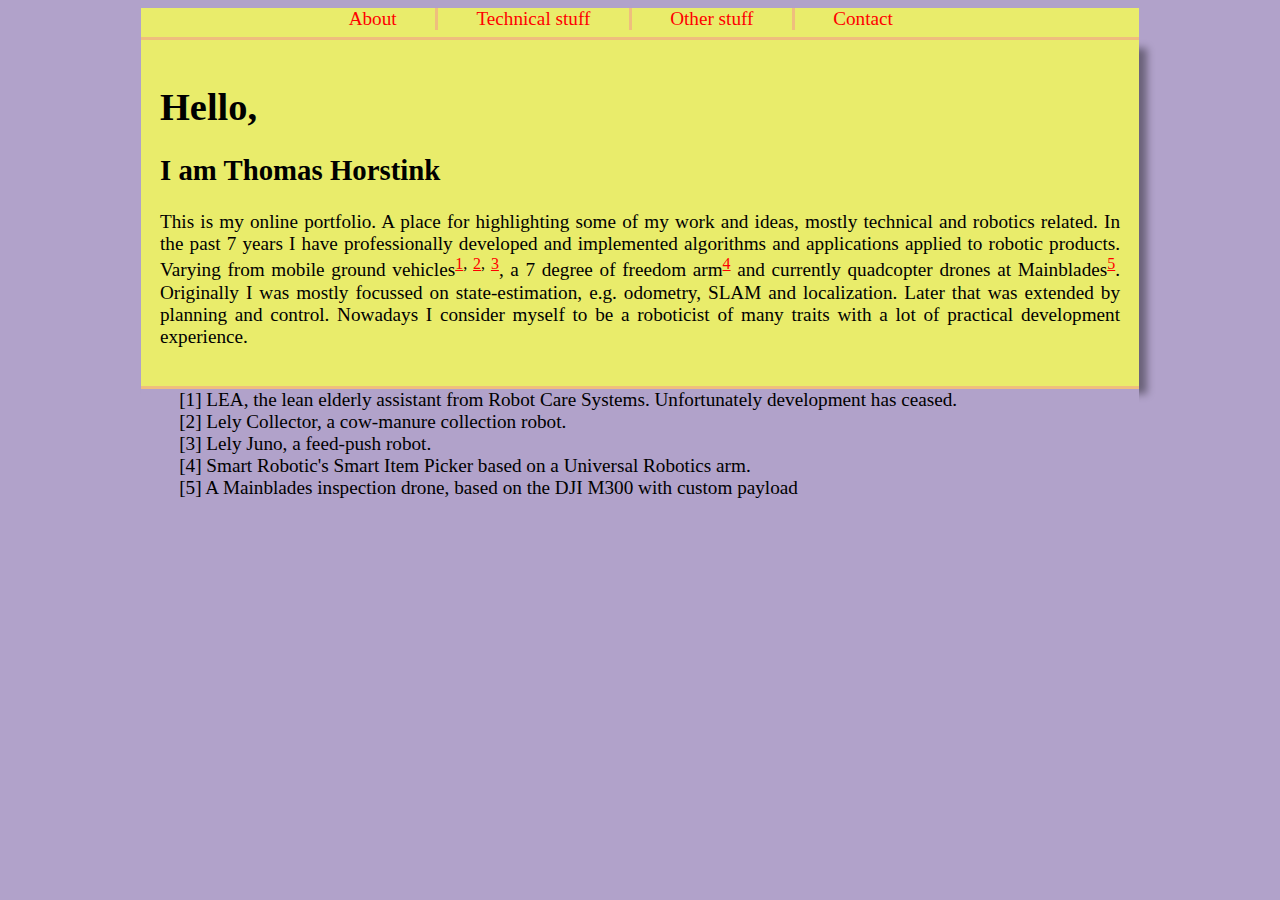
<file: index.html>
<!DOCTYPE HTML>
<html lang="en">

<head>
  <meta charset=utf-8>
  <title>About me - Thomas Horstink</title>
</head>
<link rel="stylesheet" href="assets/style.css">
<style>

  /* #8BD3E6 */
  /* #FF6D6A */
  /* #E9EC6B */
  /* #EFBE7D */
  /* #B1A2CA */

  nav {
    margin-left: auto;
    margin-right: auto;
    width: 52em;
    text-align: center;
    height: 1.5em;
    background-color: #E9EC6B;
    border-bottom: solid #EFBE7D;
  }

  main {
    margin-left: auto;
    margin-right: auto;
    padding: 1em;
    width: 50em;
    text-align: left;
    height: auto;
    background-color: #E9EC6B;
    box-shadow: 0.4em 0.4em 0.4em rgba(0, 0, 0, 0.4) !important;
  }

  footer {
    margin-left: auto;
    margin-right: auto;
    width: 50em;
    text-align: left;
    padding-left: 2em;
    /* font-size: small; */
    height: auto;
    background-color: #B1A2CA;
    border-top: solid #EFBE7D;
  }

  ol {
    list-style-type: none;
  }

  ol li:before {
    content: "[" counter(section, decimal) "] ";
  }

  ol li {
    counter-increment: section;
  }

  ul,
  ol {
    padding: 0;
    margin: 0;
  }

  nav ul {
    display: inline-block;
    list-style: none;
  }

  nav li {
    float: left;
    position: relative;
    border-right: solid #EFBE7D;
    padding-right: 2em;
    padding-left: 2em;
  }

  nav li:last-child {
    border-right: none;
  }

  nav li:first-child {
    padding-left: 0em;
  }

  nav li a {
    color: #FF6D6A;
    text-decoration: none;
  }

  nav li a:hover {
    color: #EFBE7D;
  }

  p {
    text-align: justify;
  }
</style>

<body>
  <nav>
    <ul>
      <li><a href="#">About</a></li>
      <li><a href="#">Technical stuff</a></li>
      <li><a href="#">Other stuff</a></li>
      <li><a href="#">Contact</a></li>
    </ul>
  </nav>
  <main>
    <h1>Hello,</h1>
    <h2> I am Thomas Horstink</h2>
    <p>This is my online portfolio. A place for highlighting some of my work and ideas, mostly technical and robotics
      related.
      In the past 7 years I have professionally developed and implemented algorithms and applications applied to robotic
      products. Varying from mobile ground vehicles<sup><a
          href="https://robohub.org/wp-content/uploads/2016/04/LeaRobot.jpg" target="_blank">1</a>, <a
          href="https://www.youtube.com/watch?v=yCJxN_3nnEc" target="_blank">2</a>, <a
          href="https://www.youtube.com/watch?v=3PcUDiX4OXM" target="_blank">3</a></sup>, a 7 degree of freedom
      arm<sup><a href="https://www.universal-robots.com/products/ur10-robot/" target="_blank">4</a></sup> and currently
      quadcopter drones at Mainblades<sup><a href="https://www.mainblades.com" target="_blank">5</a></sup>. Originally I
      was mostly focussed on state-estimation, e.g. odometry, SLAM and localization. Later that was
      extended by planning and control. Nowadays I consider myself to be a roboticist of many traits with a lot of practical development experience.
    </p>
    <p>

    </p>
  </main>
  <footer>
    <ol>
      <li>
        LEA, the lean elderly assistant from Robot Care Systems. Unfortunately development has ceased.
      </li>
      <li>
        Lely Collector, a cow-manure collection robot.
      </li>
      <li>
        Lely Juno, a feed-push robot.
      </li>
      <li>
        Smart Robotic's Smart Item Picker based on a Universal Robotics arm.
      </li>
      <li>
        A Mainblades inspection drone, based on the DJI M300 with custom payload
      </li>

    </ol>

  </footer>
</body>

</html>
</file>
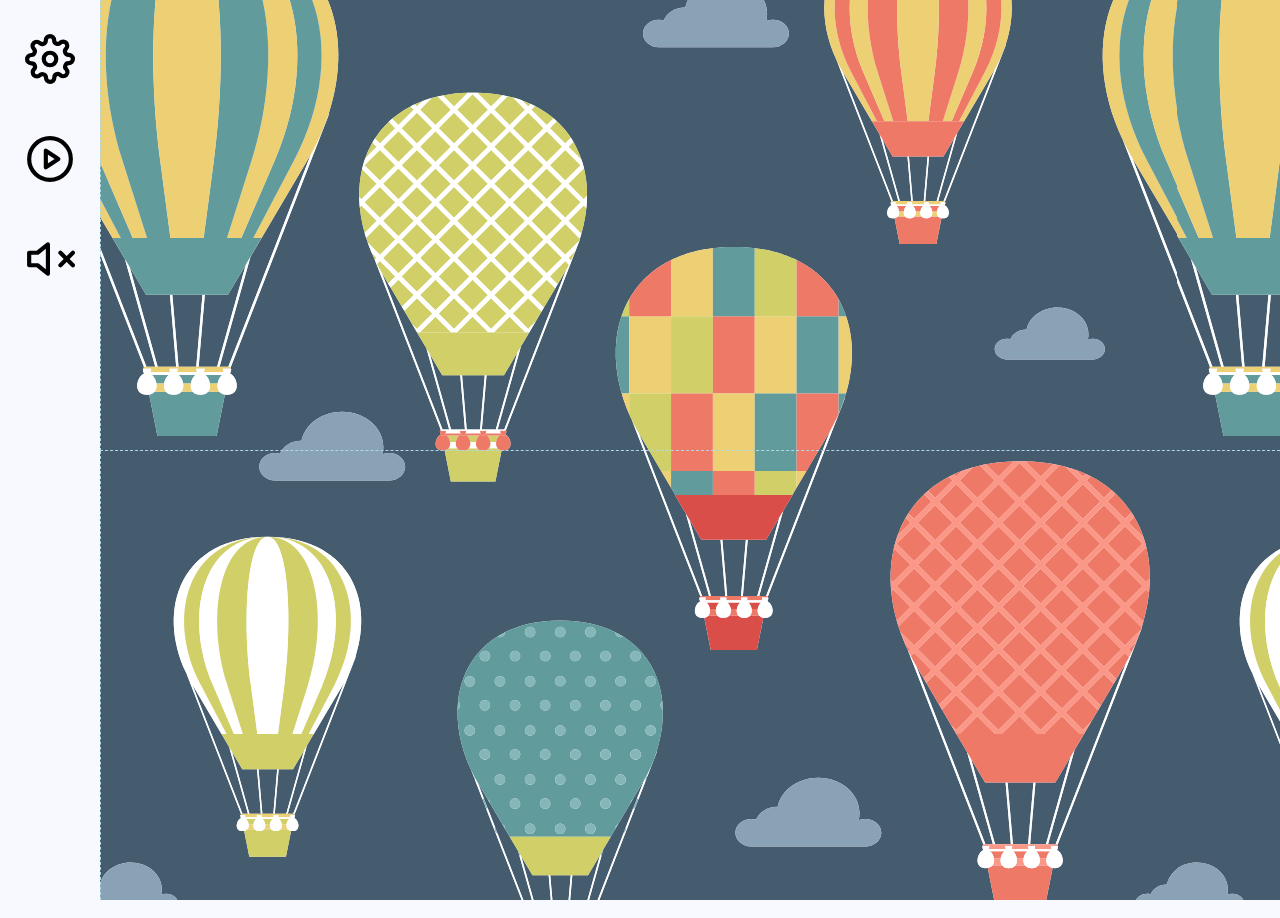
<file: soundbord/index.html>
<!DOCTYPE HTML>
<html>
<head>
  <meta charset="UTF-8">
  <script src="elm.min.js"></script>
  <link rel="stylesheet" href="assets/style.css">
</head>
<body>
  <div id="elm"></div>
  <script>
    var app = Elm.Main.init({
      node: document.getElementById('elm')
    });
    app.ports.play.subscribe(function (data) {
      var x = document.getElementById(data);   
      x.load();
      x.play();       
      })
  </script>
</body>
</html>
</file>
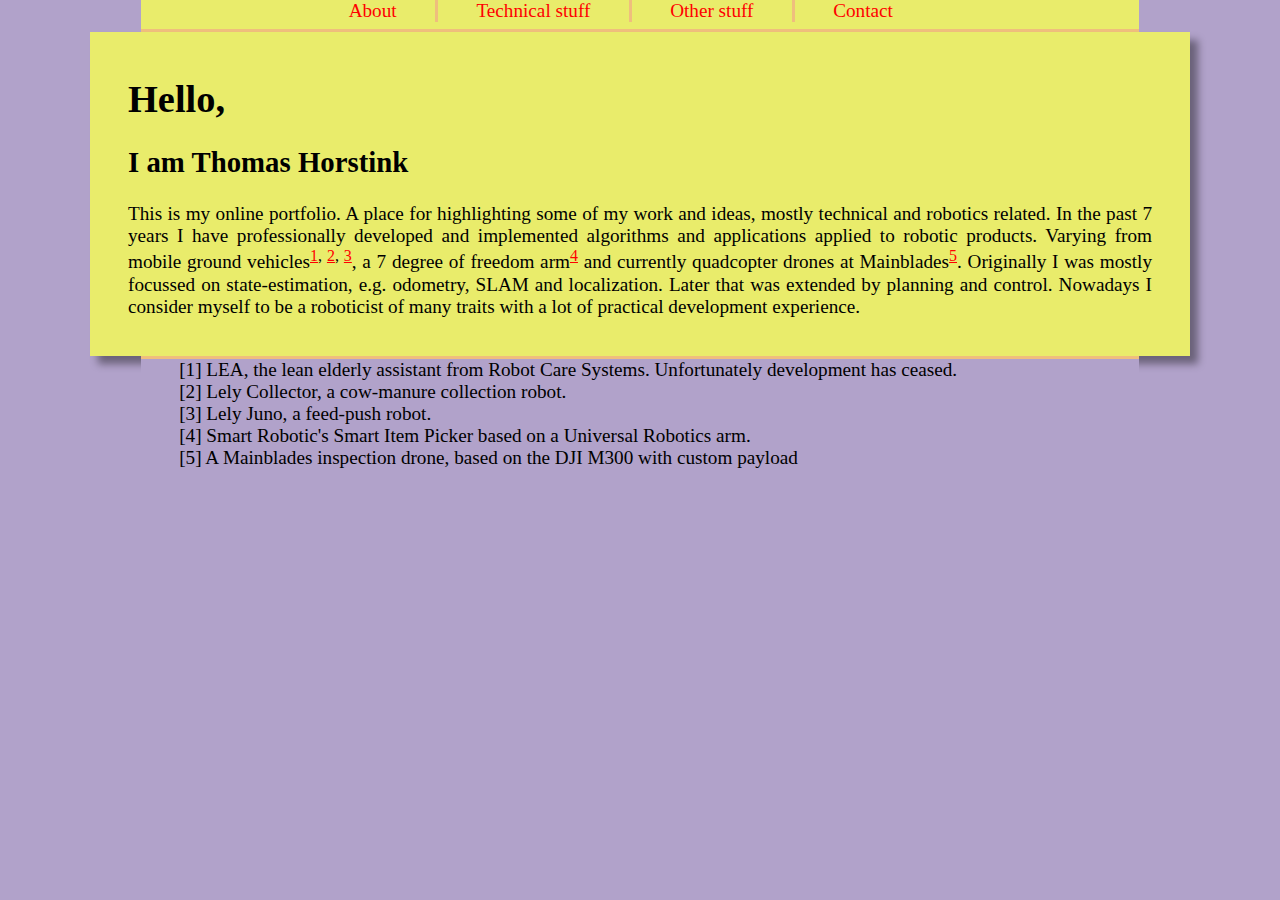
<file: old/older/index.html>
<!DOCTYPE HTML>
<html lang="en">

<head>
  <meta charset=utf-8>
  <title>About me - Thomas Horstink</title>
</head>
<link rel="stylesheet" href="style.css">
<style>

  /* #8BD3E6 */
  /* #FF6D6A */
  /* #E9EC6B */
  /* #EFBE7D */
  /* #B1A2CA */

  nav {
    margin-left: auto;
    margin-right: auto;
    width: 52em;
    text-align: center;
    height: 1.5em;
    background-color: #E9EC6B;
    border-bottom: solid #EFBE7D;
  }

  main {
    margin-left: auto;
    margin-right: auto;
    padding: 1em;
    width: 50em;
    text-align: left;
    height: auto;
    background-color: #E9EC6B;
    box-shadow: 0.4em 0.4em 0.4em rgba(0, 0, 0, 0.4) !important;
  }

  footer {
    margin-left: auto;
    margin-right: auto;
    width: 50em;
    text-align: left;
    padding-left: 2em;
    /* font-size: small; */
    height: auto;
    background-color: #B1A2CA;
    border-top: solid #EFBE7D;
  }

  ol {
    list-style-type: none;
  }

  ol li:before {
    content: "[" counter(section, decimal) "] ";
  }

  ol li {
    counter-increment: section;
  }

  ul,
  ol {
    padding: 0;
    margin: 0;
  }

  nav ul {
    display: inline-block;
    list-style: none;
  }

  nav li {
    float: left;
    position: relative;
    border-right: solid #EFBE7D;
    padding-right: 2em;
    padding-left: 2em;
  }

  nav li:last-child {
    border-right: none;
  }

  nav li:first-child {
    padding-left: 0em;
  }

  nav li a {
    color: #FF6D6A;
    text-decoration: none;
  }

  nav li a:hover {
    color: #EFBE7D;
  }

  p {
    text-align: justify;
  }
</style>

<body>
  <nav>
    <ul>
      <li><a href="#">About</a></li>
      <li><a href="#">Technical stuff</a></li>
      <li><a href="#">Other stuff</a></li>
      <li><a href="#">Contact</a></li>
    </ul>
  </nav>
  <main>
    <h1>Hello,</h1>
    <h2> I am Thomas Horstink</h2>
    <p>This is my online portfolio. A place for highlighting some of my work and ideas, mostly technical and robotics
      related.
      In the past 7 years I have professionally developed and implemented algorithms and applications applied to robotic
      products. Varying from mobile ground vehicles<sup><a
          href="https://robohub.org/wp-content/uploads/2016/04/LeaRobot.jpg" target="_blank">1</a>, <a
          href="https://www.youtube.com/watch?v=yCJxN_3nnEc" target="_blank">2</a>, <a
          href="https://www.youtube.com/watch?v=3PcUDiX4OXM" target="_blank">3</a></sup>, a 7 degree of freedom
      arm<sup><a href="https://www.universal-robots.com/products/ur10-robot/" target="_blank">4</a></sup> and currently
      quadcopter drones at Mainblades<sup><a href="https://www.mainblades.com" target="_blank">5</a></sup>. Originally I
      was mostly focussed on state-estimation, e.g. odometry, SLAM and localization. Later that was
      extended by planning and control. Nowadays I consider myself to be a roboticist of many traits with a lot of practical development experience.
    </p>
    <p>

    </p>
  </main>
  <footer>
    <ol>
      <li>
        LEA, the lean elderly assistant from Robot Care Systems. Unfortunately development has ceased.
      </li>
      <li>
        Lely Collector, a cow-manure collection robot.
      </li>
      <li>
        Lely Juno, a feed-push robot.
      </li>
      <li>
        Smart Robotic's Smart Item Picker based on a Universal Robotics arm.
      </li>
      <li>
        A Mainblades inspection drone, based on the DJI M300 with custom payload
      </li>

    </ol>

  </footer>
</body>

</html>
</file>
<file: assets/style.css>
body {
  height: 100%;
  background-color: #B1A2CA;
  text-align: justify;
  text-justify: inter-word;
  font-size: 1.2em;
}
h1, h2, h3, h4 {
  text-align: left;
  font-family: 'Linux Libertine','Georgia','Times','Source Serif Pro',serif;
}
img {
  display: block;
  max-width: 80%;
  max-height: 15em;
  margin-left: auto;
  margin-right: auto;
}

main {
  background-color: #E9EC6B!important;
}

/* unvisited link */
a:link {
  color: red;
}

/* visited link */
a:visited {
  color: green;
}

/* mouse over link */
a:hover {
  color: hotpink;
}

/* selected link */
a:active {
  color: blue;
}
</file>
<file: soundbord/assets/style.css>
body {
    display: block;
    margin: 0px;
    background-color: ghostwhite;
    position: fixed; 
    width: 100%;
    height:100%;
    background-image: url("19183-NS5D2M.svg");
    background-repeat: repeat;
  }

.grid-container {
    /* background-color: ghostwhite; */
    display: grid;
    align-items: center;
    grid-gap: 10px 10px;
    height:47.95vh;
    padding:1vh;
    border-bottom: 0.1vh lightblue dashed;
    border-left: 0.1vh lightblue dashed;
    
}
.grid-container:last-child
{
    border-bottom: none;
}

.grid-item {
    padding: 20px 10px;
    max-height:5vh;
    overflow-wrap: break-word;
    text-align: center;
    font-size: small;
    border: 0.5em solid honeydew;
}

nav {
    float: left;
    padding:1vh 0vh;
    width: 100px;
    background-color: ghostwhite;
    height: 100%; /* Full height */
    overflow: auto; /* Enable scrolling if the sidenav has too much content */
}

nav li {
    width: 100px;
    height: 100px;
    display: block;
    background-color: ghostwhite;
    background-size: 50%;
    background-repeat: no-repeat;
    background-position: center center;
    
}

nav li#settings
{
    background-image: url("icons/settings.svg")
}
nav li#settings:hover
{
    background-color: skyblue;
}

nav li#soundboard
{
    background-image: url("icons/play-circle.svg")
}
nav li#soundboard:hover
{
    background-color: seagreen;
}

nav li#mute
{
    background-image: url("icons/volume-x.svg")
}
nav li#mute:hover
{
    background-color:lightcoral;
}

select {
    font-size:xx-large;
    width: 50%;
    min-width: 300px;
    text-align: center;
    margin: 0 auto;
}
</file>
<file: old/older/style.css>
body {
  /* height: 100%; */
  background-color: #B1A2CA;
  text-align: justify;
  font-size: 1.2em;
  margin:0!important;
}

h1, h2, h3, h4 {
  text-align: left;
  font-family: 'Linux Libertine','Georgia','Times','Source Serif Pro',serif;
}
img {
  display: block;
  max-width: 80%;
  max-height: 15em;
  margin-left: auto;
  margin-right: auto;
}

main {
  min-width: 80%!important;
  padding: 1em 2em!important;
  margin-top: 0em!important;
  margin-bottom: 0em!important;
}

/* unvisited link */
a:link {
  color: red;
}

/* visited link */
a:visited {
  color: green;
}

/* mouse over link */
a:hover {
  color: hotpink;
}

/* selected link */
a:active {
  color: blue;
}

code {
  font-size: 0.8em;
  line-height: normal;
}
</file>
